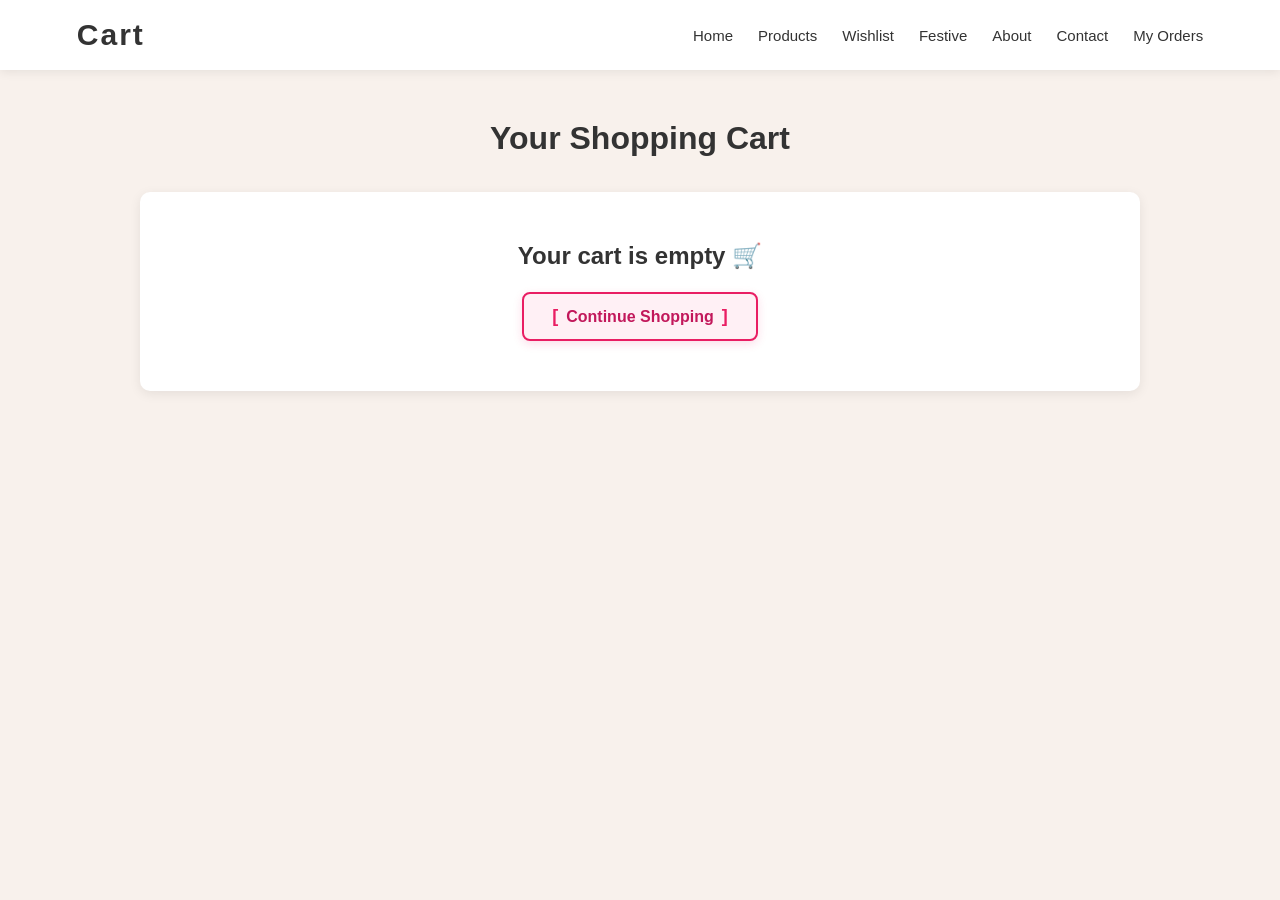
<file: cart.html>
<!DOCTYPE html>
<html lang="en">

<head>
    <meta charset="UTF-8">
    <meta name="viewport" content="width=device-width, initial-scale=1.0">

    <title>PRIYA Fancy Store - Cart</title>

    <link rel="stylesheet" href="cart.css">
    <link rel="stylesheet" href="site-theme.css">
</head>

<body>

<header>

    <div class="logo">Cart</div>

    <nav>
        <a href="index.html">Home</a>
        <a href="products.html">Products</a>
        <a href="wishlist.html">Wishlist</a>
        <a href="festive.html">Festive</a>
        <a href="about.html">About</a>
        <a href="contact.html">Contact</a>
        <a href="orders.html">My Orders</a>
    </nav>

</header>


<section class="cart-section">

    <h1>Your Shopping Cart</h1>

    <div id="cart-items"></div>

    <div class="cart-summary">

        <h2>Total: ₹<span id="cart-total">0</span></h2>

        <div class="cart-summary-actions">
            <a href="festive.html" class="continue-shopping-btn">
                <span class="bracket-char">[</span> Continue Shopping <span class="bracket-char">]</span>
            </a>

            <button id="checkout-btn">
                Proceed to Checkout
            </button>
        </div>

    </div>

</section>


<script src="cart.js"></script>

</body>
</html>
</file>
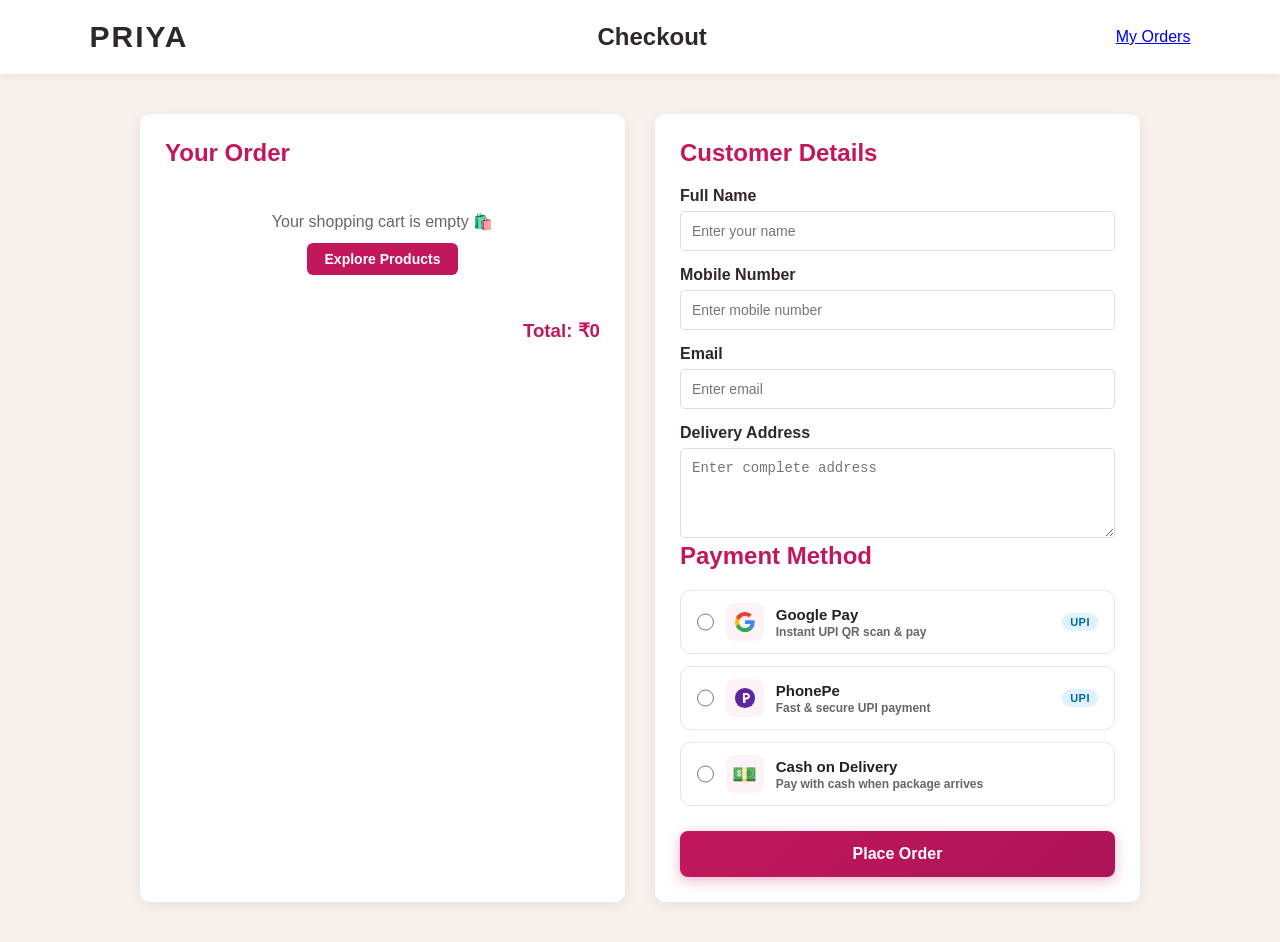
<file: checkout.html>
<!DOCTYPE html>
<html lang="en">

<head>

    <meta charset="UTF-8">

    <meta name="viewport"
          content="width=device-width, initial-scale=1.0">

    <title>PRIYA Fancy Store - Checkout</title>

    <link rel="stylesheet" href="checkout.css">
    <link rel="stylesheet" href="site-theme.css">
    <link rel="stylesheet" href="orders.css">

</head>


<body>


<header>

    <div class="logo">PRIYA</div>

    <h2>Checkout</h2>

    <nav><a href="orders.html">My Orders</a></nav>

</header>


<main class="checkout-container">


    <!-- ORDER ITEMS -->

    <section class="checkout-box">

        <h2>Your Order</h2>

        <div id="checkout-items"></div>

        <h3 class="total">
            Total: ₹<span id="checkout-total">0</span>
        </h3>

    </section>



    <!-- CUSTOMER DETAILS -->

    <section class="checkout-box">

        <h2>Customer Details</h2>


        <form id="checkout-form">


            <label>
                Full Name
            </label>

            <input
                type="text"
                id="name"
                placeholder="Enter your name"
                required
            >


            <label>
                Mobile Number
            </label>

            <input
                type="tel"
                id="phone"
                placeholder="Enter mobile number"
                required
            >


            <label>
                Email
            </label>

            <input
                type="email"
                id="email"
                placeholder="Enter email"
                required
            >


            <label>
                Delivery Address
            </label>

            <textarea
                id="address"
                placeholder="Enter complete address"
                required></textarea>


            <!-- PAYMENT -->

            <h2>Payment Method</h2>

            <div class="payment-options-grid">

                <label class="payment-card" id="card-gpay">
                    <input
                        type="radio"
                        name="payment"
                        value="GPay"
                        required
                    >
                    <div class="payment-card-content">
                        <span class="payment-icon gpay-icon">
                            <svg width="22" height="22" viewBox="0 0 24 24" fill="none" xmlns="http://www.w3.org/2000/svg">
                                <path d="M22.56 12.25c0-.78-.07-1.53-.2-2.25H12v4.26h5.92c-.26 1.37-1.04 2.53-2.21 3.31v2.77h3.57c2.08-1.92 3.28-4.74 3.28-8.09z" fill="#4285F4"/>
                                <path d="M12 23c2.97 0 5.46-.98 7.28-2.66l-3.57-2.77c-.98.66-2.23 1.06-3.71 1.06-2.86 0-5.29-1.93-6.16-4.53H2.18v2.84C3.99 20.53 7.7 23 12 23z" fill="#34A853"/>
                                <path d="M5.84 14.09c-.22-.66-.35-1.36-.35-2.09s.13-1.43.35-2.09V7.06H2.18C1.43 8.55 1 10.22 1 12s.43 3.45 1.18 4.94l2.85-2.22.81-.63z" fill="#FBBC05"/>
                                <path d="M12 5.38c1.62 0 3.06.56 4.21 1.64l3.15-3.15C17.45 2.09 14.97 1 12 1 7.7 1 3.99 3.47 2.18 7.06l3.66 2.84c.87-2.6 3.3-4.52 6.16-4.52z" fill="#EA4335"/>
                            </svg>
                        </span>
                        <div class="payment-info">
                            <strong>Google Pay</strong>
                            <small>Instant UPI QR scan & pay</small>
                        </div>
                        <span class="upi-tag">UPI</span>
                    </div>
                </label>

                <label class="payment-card" id="card-phonepe">
                    <input
                        type="radio"
                        name="payment"
                        value="PhonePe"
                    >
                    <div class="payment-card-content">
                        <span class="payment-icon phonepe-icon">
                            <svg width="22" height="22" viewBox="0 0 24 24" fill="none" xmlns="http://www.w3.org/2000/svg">
                                <circle cx="12" cy="12" r="11" fill="#5F259F"/>
                                <path d="M13.5 6.5h-3.2c-.3 0-.5.2-.5.5v10c0 .3.2.5.5.5h1.8c.3 0 .5-.2.5-.5v-3.3h.9c2.3 0 3.9-1.5 3.9-3.6s-1.6-3.6-3.9-3.6zm-.2 4.9h-1.5V8.8h1.5c1.1 0 1.9.6 1.9 1.3s-.8 1.3-1.9 1.3z" fill="#FFFFFF"/>
                            </svg>
                        </span>
                        <div class="payment-info">
                            <strong>PhonePe</strong>
                            <small>Fast & secure UPI payment</small>
                        </div>
                        <span class="upi-tag">UPI</span>
                    </div>
                </label>

                <label class="payment-card" id="card-cod">
                    <input
                        type="radio"
                        name="payment"
                        value="Cash on Delivery"
                    >
                    <div class="payment-card-content">
                        <span class="payment-icon cod-icon">💵</span>
                        <div class="payment-info">
                            <strong>Cash on Delivery</strong>
                            <small>Pay with cash when package arrives</small>
                        </div>
                    </div>
                </label>

            </div>

            <!-- UPI QR CODE SECTION -->
            <div id="upi-qr-section" class="upi-qr-section" style="display: none;">
                <div class="upi-qr-card">
                    <div class="upi-qr-header">
                        <div class="upi-badge">
                            <span class="upi-badge-pulse"></span>
                            <span id="selected-upi-app-name">Scan & Pay via UPI</span>
                        </div>
                        <span class="upi-secure-badge">🔒 100% Secure</span>
                    </div>

                    <div class="upi-amount-pill">
                        <span>Payable Amount</span>
                        <strong class="upi-amount-val">₹<span id="qr-total-amount">0</span></strong>
                    </div>

                    <div class="qr-container">
                        <button
                            type="button"
                            class="upi-qr-trigger"
                            id="upi-qr-trigger"
                            aria-label="Show UPI payment details"
                            aria-expanded="false"
                            aria-controls="upi-payment-details"
                        >
                            <img
                                src="priya-stylekart-qr.jpg"
                                alt="Priya Stylekart UPI QR Code"
                                class="upi-qr-image"
                                id="upi-qr-img"
                            >
                        </button>
                        <div class="qr-payee-banner">
                            <span>Pay to: <strong>Priya Stylekart</strong></span>
                        </div>
                    </div>

                    <div id="upi-payment-details" class="upi-payment-details" hidden>
                        <h3>Payment details</h3>
                        <p class="upi-payment-total">
                            Total to pay: <strong>₹<span id="upi-details-amount">0</span></strong>
                        </p>
                        <p>
                            In <strong id="upi-details-app-name">your UPI app</strong>, choose the
                            bank account you want to pay from, then approve the payment there.
                        </p>
                        <p class="upi-security-note">
                            Enter your UPI PIN only in your UPI app. This store will never ask for
                            or save your PIN or bank password.
                        </p>
                    </div>

                    <div class="upi-steps">
                        <div class="upi-step-item">
                            <span class="step-num">1</span>
                            <span>Open <strong id="qr-step-app-name">Google Pay</strong> or any UPI app</span>
                        </div>
                        <div class="upi-step-item">
                            <span class="step-num">2</span>
                            <span>Scan the QR code above & pay <strong>₹<span id="qr-step-amount">0</span></strong></span>
                        </div>
                        <div class="upi-step-item">
                            <span class="step-num">3</span>
                            <span>Click <strong>"Confirm & Place Order"</strong> below</span>
                        </div>
                    </div>

                    <div class="upi-utr-group">
                        <label for="upi-utr-input">
                            UPI Reference / UTR Number <small class="text-muted">(Optional)</small>
                        </label>
                        <input
                            type="text"
                            id="upi-utr-input"
                            placeholder="Enter 12-digit UTR from payment receipt"
                            maxlength="22"
                        >
                    </div>
                </div>
            </div>


            <button
                type="submit"
                id="place-order-btn"
                class="place-order">

                Place Order

            </button>


        </form>

    </section>


</main>


<!-- THANK YOU -->

<div
    id="thank-you"
    class="thank-you">

    <div class="thank-box">

        <div class="thank-check-icon">✓</div>

        <h1>🎉 Order Confirmed!</h1>

        <p class="thank-subtitle">Your order has been placed successfully.</p>

        <div class="thank-order-card">
            <div class="thank-row">
                <span>Order ID:</span>
                <strong id="thank-order-id">ORD-000000</strong>
            </div>
            <div class="thank-row">
                <span>Customer:</span>
                <span id="thank-customer-name">-</span>
            </div>
            <div class="thank-row">
                <span>Contact:</span>
                <span id="thank-customer-phone">-</span>
            </div>
            <div class="thank-row">
                <span>Delivery To:</span>
                <span id="thank-customer-address">-</span>
            </div>
            <div class="thank-row">
                <span>Payment Method:</span>
                <strong id="thank-payment-method">-</strong>
            </div>
            <div class="thank-row thank-total-row">
                <span>Total Amount:</span>
                <strong class="thank-total-highlight">₹<span id="thank-total-amount">0</span></strong>
            </div>
        </div>

        <!-- QR RECEIPT SECTION FOR UPI PAYMENTS -->
        <div id="thank-qr-section" class="thank-qr-section" style="display: none;">
            <button type="button" class="view-qr-toggle-btn" id="toggle-qr-btn" onclick="toggleThankQR()">
                📱 View Payment QR Code
            </button>
            <div id="thank-qr-drawer" class="thank-qr-drawer" style="display: none;">
                <p class="qr-drawer-title">Paid to: <strong>Priya Stylekart</strong></p>
                <img src="priya-stylekart-qr.jpg" alt="Priya Stylekart QR Receipt" class="thank-qr-thumb">
                <p class="qr-drawer-caption">UPI QR Payment to Priya Stylekart</p>
            </div>
        </div>

        <p class="thank-delivery-note">
            Thank you for shopping with <strong>PRIYA Stylekart</strong>! We are preparing your order.
        </p>

        <div class="thank-actions">
            <a href="orders.html" class="orders-btn">
                View My Orders
            </a>
            <button onclick="goHome()" class="home-btn">
                Continue Shopping
            </button>
        </div>

    </div>

</div>


<script src="store.js"></script>
<script src="checkout.js"></script>

</body>

</html>
</file>
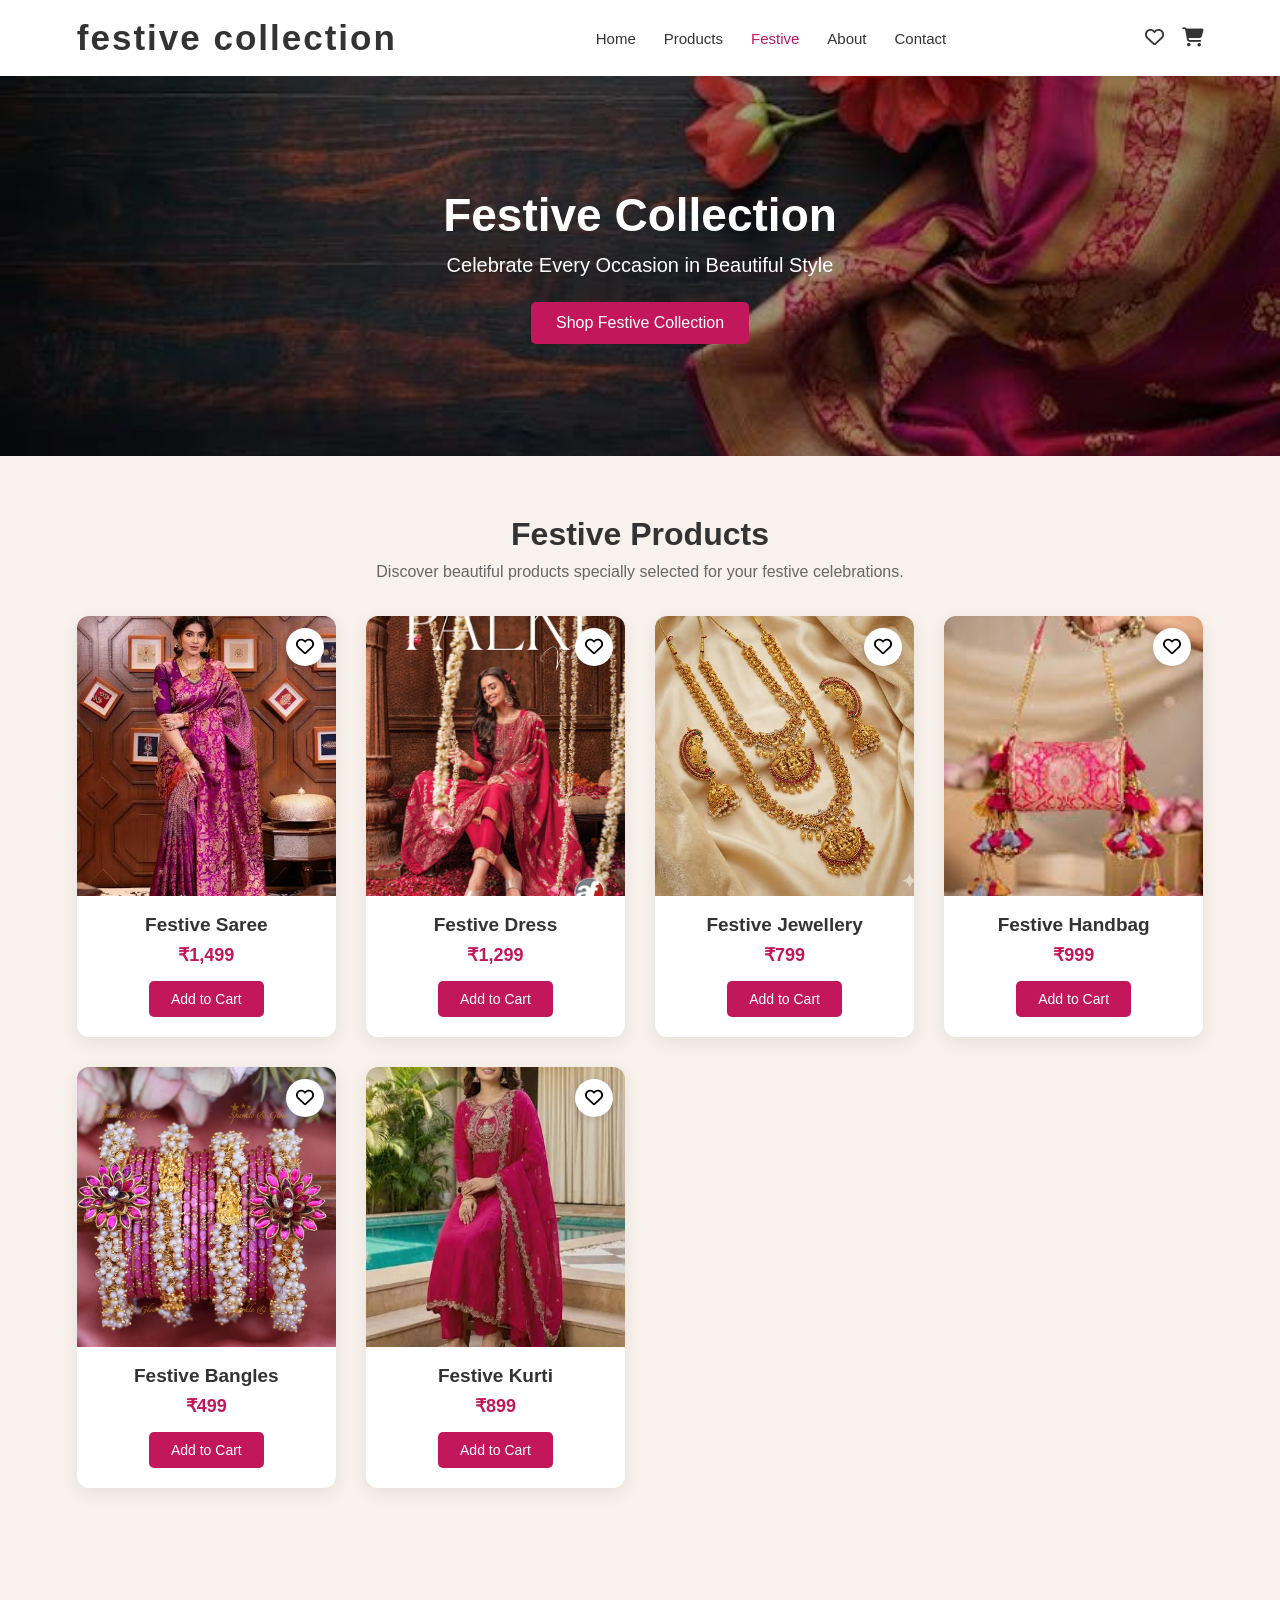
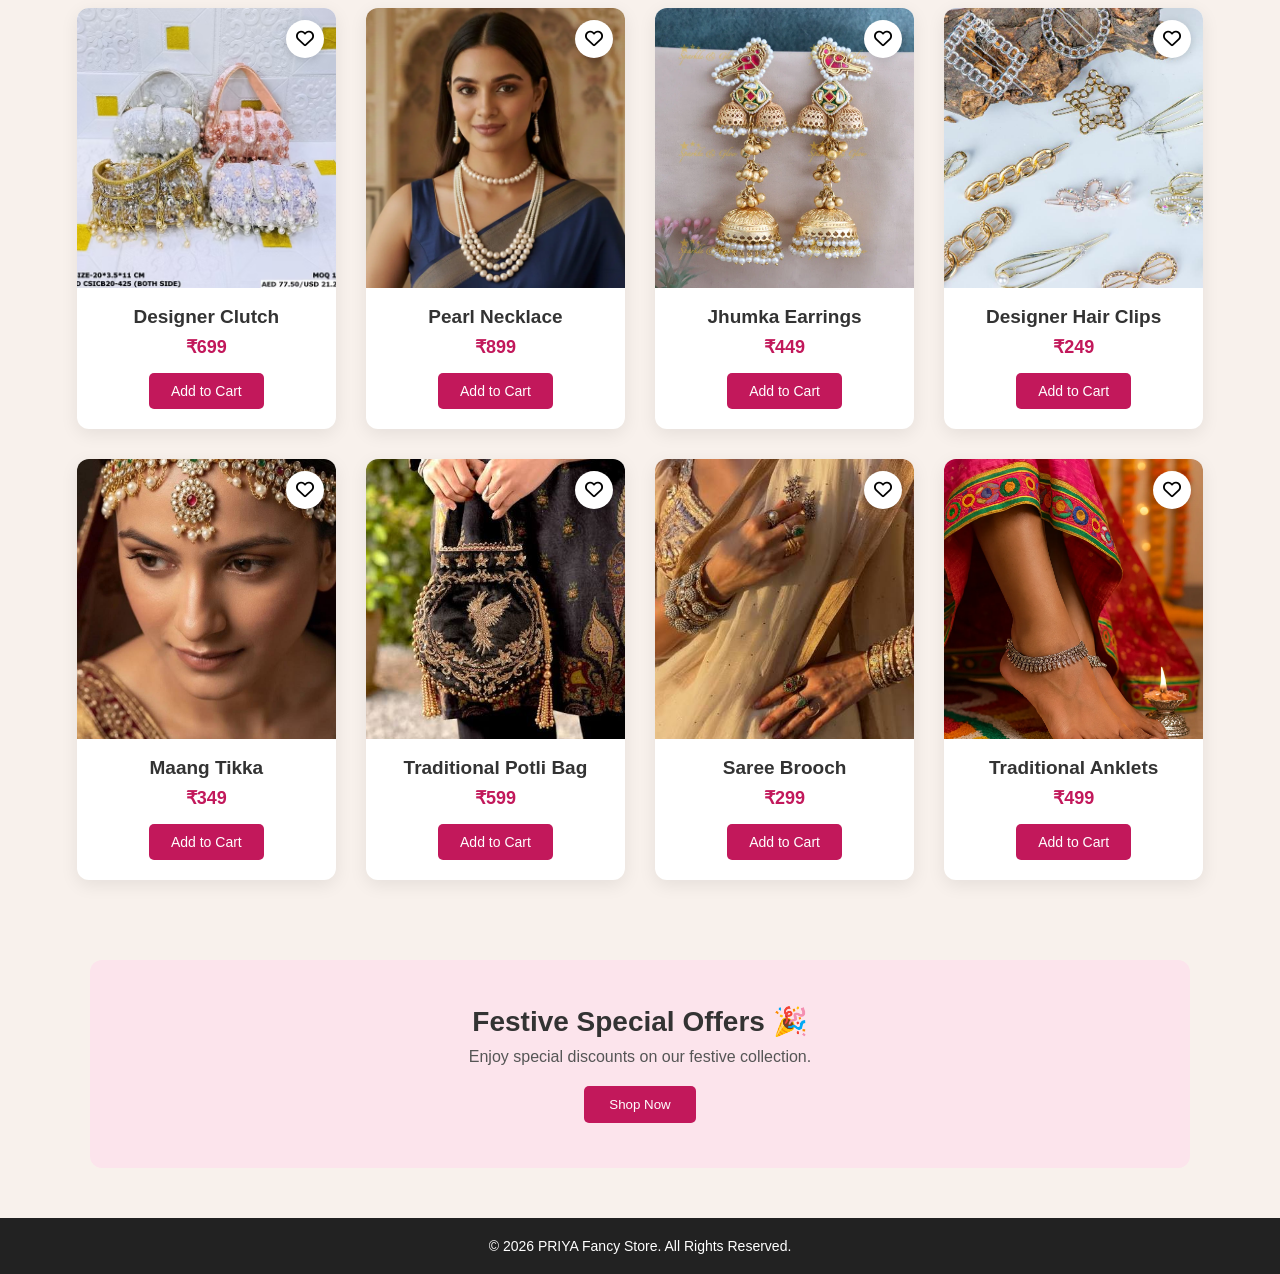
<file: festive.html>
<!DOCTYPE html>
<html lang="en">
<head>
    <meta charset="UTF-8">
    <meta name="viewport" content="width=device-width, initial-scale=1.0">
    <title>PRIYA Fancy Store - Festive Collection</title>

    <link rel="stylesheet" href="festive.css">
    <link rel="stylesheet" href="site-theme.css">

    <!-- Font Awesome for wishlist icon -->
    <link rel="stylesheet"
          href="https://cdnjs.cloudflare.com/ajax/libs/font-awesome/6.5.2/css/all.min.css">
</head>

<body>

    <!-- Header -->
    <header>
        <div class="logo">festive collection</div>

        <nav>
            <a href="index.html">Home</a>
            <a href="products.html">Products</a>
            <a href="festive.html" class="active">Festive</a>
            <a href="about.html">About</a>
            <a href="contact.html">Contact</a>
        </nav>

        <div class="header-icons">
            <a href="wishlist.html">
                <i class="fa-regular fa-heart"></i>
            </a>

            <a href="cart.html">
                <i class="fa-solid fa-cart-shopping"></i>
            </a>
        </div>
    </header>


    <!-- Festive Hero -->
    <section class="festive-hero">
        <div>
            <h1>Festive Collection</h1>
            <p>Celebrate Every Occasion in Beautiful Style</p>
            <a href="#festive-products" class="shop-btn">Shop Festive Collection</a>
        </div>
    </section>


    <!-- Festive Products -->
    <section class="products-section" id="festive-products">

        <h2>Festive Products</h2>
        <p class="section-text">
            Discover beautiful products specially selected for your festive celebrations.
        </p>

        <div class="product-grid">

            <!-- Product 1 -->
            <div class="product-card">

                <div class="product-image">
                    <img src="festive saree.jpg" alt="Festive Saree">

                    <button class="wishlist">
                        <i class="fa-regular fa-heart"></i>
                    </button>
                </div>

                <h3>Festive Saree</h3>
                <p class="price">₹1,499</p>

                <button class="cart-btn">Add to Cart</button>
            </div>


            <!-- Product 2 -->
            <div class="product-card">

                <div class="product-image">
                    <img src="festive kurthi.jpg" alt="Festive Dress">

                    <button class="wishlist">
                        <i class="fa-regular fa-heart"></i>
                    </button>
                </div>

                <h3>Festive Dress</h3>
                <p class="price">₹1,299</p>

                <button class="cart-btn">Add to Cart</button>
            </div>


            <!-- Product 3 -->
            <div class="product-card">

                <div class="product-image">
                    <img src="festive jewellery.jpg" alt="Festive Jewellery">

                    <button class="wishlist">
                        <i class="fa-regular fa-heart"></i>
                    </button>
                </div>

                <h3>Festive Jewellery</h3>
                <p class="price">₹799</p>

                <button class="cart-btn">Add to Cart</button>
            </div>


            <!-- Product 4 -->
            <div class="product-card">

                <div class="product-image">
                    <img src="festive bag1.jpg" alt="Festive Handbag">

                    <button class="wishlist">
                        <i class="fa-regular fa-heart"></i>
                    </button>
                </div>

                <h3>Festive Handbag</h3>
                <p class="price">₹999</p>

                <button class="cart-btn">Add to Cart</button>
            </div>


            <!-- Product 5 -->
            <div class="product-card">

                <div class="product-image">
                    <img src="festive bangles.jpg" alt="Festive Bangles">

                    <button class="wishlist">
                        <i class="fa-regular fa-heart"></i>
                    </button>
                </div>

                <h3>Festive Bangles</h3>
                <p class="price">₹499</p>

                <button class="cart-btn">Add to Cart</button>
            </div>


            <!-- Product 6 -->
            <div class="product-card">

                <div class="product-image">
                    <img src="festive dress.jpg" alt="Festive Kurti">

                    <button class="wishlist">
                        <i class="fa-regular fa-heart"></i>
                    </button>
                </div>

                <h3>Festive Kurti</h3>
                <p class="price">₹899</p>

                <button class="cart-btn">Add to Cart</button>
            </div>

        </div>
    </section>

   
    <section class="products-section">

        <div class="product-grid">


            <!-- PRODUCT 7 -->
            <div class="product-card">

                <div class="product-image">

                    <img src="clutches.jpg"
                         alt="Designer Clutch">

                    <button class="wishlist">
                        <i class="fa-regular fa-heart"></i>
                    </button>

                </div>

                <h3>Designer Clutch</h3>

                <p class="price">₹699</p>

                <button class="cart-btn">
                    Add to Cart
                </button>

            </div>


            <!-- PRODUCT 8 -->
            <div class="product-card">

                <div class="product-image">

                    <img src="pearl necklace.jpg"
                         alt="Pearl Necklace">

                    <button class="wishlist">
                        <i class="fa-regular fa-heart"></i>
                    </button>

                </div>

                <h3>Pearl Necklace</h3>

                <p class="price">₹899</p>

                <button class="cart-btn">
                    Add to Cart
                </button>

            </div>


            <!-- PRODUCT 9 -->
            <div class="product-card">

                <div class="product-image">

                    <img src="jhumka.jpg"
                         alt="Jhumka Earrings">

                    <button class="wishlist">
                        <i class="fa-regular fa-heart"></i>
                    </button>

                </div>

                <h3>Jhumka Earrings</h3>

                <p class="price">₹449</p>

                <button class="cart-btn">
                    Add to Cart
                </button>

            </div>


            <!-- PRODUCT 10 -->
            <div class="product-card">

                <div class="product-image">

                    <img src="hair clips.jpg"
                         alt="Hair Clips">

                    <button class="wishlist">
                        <i class="fa-regular fa-heart"></i>
                    </button>

                </div>

                <h3>Designer Hair Clips</h3>

                <p class="price">₹249</p>

                <button class="cart-btn">
                    Add to Cart
                </button>

            </div>


            <!-- PRODUCT 11 -->
            <div class="product-card">

                <div class="product-image">

                    <img src="maang tikka.jpg"
                         alt="Maang Tikka">

                    <button class="wishlist">
                        <i class="fa-regular fa-heart"></i>
                    </button>

                </div>

                <h3>Maang Tikka</h3>

                <p class="price">₹349</p>

                <button class="cart-btn">
                    Add to Cart
                </button>

            </div>


            <!-- PRODUCT 12 -->
            <div class="product-card">

                <div class="product-image">

                    <img src="potli bag.jpg"
                         alt="Potli Bag">

                    <button class="wishlist">
                        <i class="fa-regular fa-heart"></i>
                    </button>

                </div>

                <h3>Traditional Potli Bag</h3>

                <p class="price">₹599</p>

                <button class="cart-btn">
                    Add to Cart
                </button>

            </div>


            <!-- PRODUCT 13 -->
            <div class="product-card">

                <div class="product-image">
                    
                    <img src="saree brooch.jpg"
                         alt="Saree Brooch">

                    <button class="wishlist">
                        <i class="fa-regular fa-heart"></i>
                    </button>

                </div>

                <h3>Saree Brooch</h3>

                <p class="price">₹299</p>

                <button class="cart-btn">
                    Add to Cart
                </button>

            </div>


            <!-- PRODUCT 14 -->
            <div class="product-card">

                <div class="product-image">

                    <img src="anklets.jpg"
                         alt="Traditional Anklets">

                    <button class="wishlist">
                        <i class="fa-regular fa-heart"></i>
                    </button>

                </div>

                <h3>Traditional Anklets</h3>

                <p class="price">₹499</p>

                <button class="cart-btn">
                    Add to Cart
                </button>

            </div>


        </div>

    </section>



    <!-- Offer Section -->
    <section class="festive-offer">

        <h2>Festive Special Offers 🎉</h2>

        <p>
            Enjoy special discounts on our festive collection.
        </p>

        <button>Shop Now</button>

    </section>


    <!-- Footer -->
    <footer>
        <p>© 2026 PRIYA Fancy Store. All Rights Reserved.</p>
    </footer>
<script src="festive.js"></script>
</body>
</html>
</file>
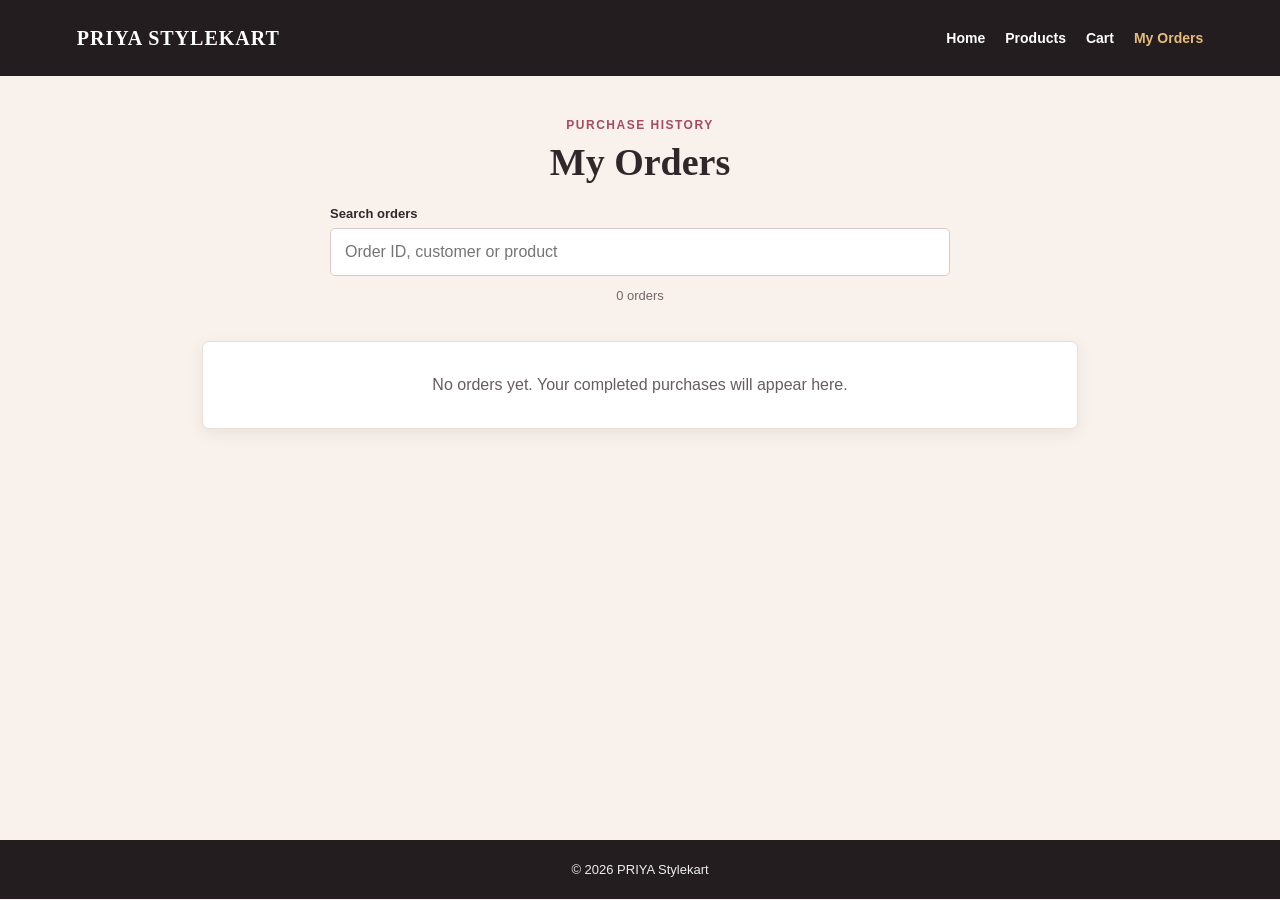
<file: orders.html>
<!DOCTYPE html>
<html lang="en">
<head>
    <meta charset="UTF-8">
    <meta name="viewport" content="width=device-width, initial-scale=1.0">
    <title>My Orders | PRIYA Stylekart</title>
    <link rel="stylesheet" href="orders.css">
    <link rel="stylesheet" href="site-theme.css">
</head>
<body>
    <header class="orders-header">
        <a class="orders-brand" href="index.html">PRIYA STYLEKART</a>
        <nav aria-label="Main navigation">
            <a href="index.html">Home</a>
            <a href="products.html">Products</a>
            <a href="cart.html">Cart</a>
            <a href="orders.html" class="active" aria-current="page">My Orders</a>
        </nav>
    </header>

    <main class="orders-main">
        <section class="orders-intro">
            <p>Purchase history</p>
            <h1>My Orders</h1>
            <label class="orders-search">
                <span>Search orders</span>
                <input id="order-search" type="search" placeholder="Order ID, customer or product" autocomplete="off">
            </label>
            <p id="orders-count" class="orders-count" aria-live="polite"></p>
        </section>

        <section id="orders-list" class="orders-list" aria-label="Your orders"></section>
    </main>

    <footer class="orders-footer">© 2026 PRIYA Stylekart</footer>

    <script src="store.js"></script>
    <script>
        const ordersList = document.querySelector('#orders-list');
        const ordersSearch = document.querySelector('#order-search');
        const ordersCount = document.querySelector('#orders-count');

        function productRating(productName, reviews) {
            const matching = reviews.filter(review =>
                review.product && review.product.toLowerCase() === productName.toLowerCase()
            );
            if (!matching.length) return null;
            const average = matching.reduce((sum, review) => sum + Number(review.rating || 0), 0) / matching.length;
            return { average, count: matching.length };
        }

        function addText(parent, tagName, className, text) {
            const element = document.createElement(tagName);
            if (className) element.className = className;
            element.textContent = text;
            parent.append(element);
            return element;
        }

        function renderOrders() {
            const query = ordersSearch.value.trim().toLowerCase();
            const orders = StylekartStore.readOrders();
            const reviews = StylekartStore.readReviews();
            const filtered = orders.filter(order => {
                const searchable = [
                    order.orderId,
                    order.status,
                    order.customerName,
                    order.customer && order.customer.name,
                    ...(order.items || []).map(item => item.name)
                ].filter(Boolean).join(' ').toLowerCase();
                return searchable.includes(query);
            });

            ordersList.replaceChildren();
            ordersCount.textContent = `${filtered.length} ${filtered.length === 1 ? 'order' : 'orders'}`;

            if (!filtered.length) {
                const empty = document.createElement('div');
                empty.className = 'orders-empty';
                empty.textContent = orders.length
                    ? 'No orders match your search.'
                    : 'No orders yet. Your completed purchases will appear here.';
                ordersList.append(empty);
                return;
            }

            filtered.forEach(order => {
                const card = document.createElement('article');
                card.className = 'order-card';

                const header = document.createElement('div');
                header.className = 'order-card-header';
                const identity = document.createElement('div');
                addText(identity, 'h2', '', order.orderId || 'Order');
                addText(identity, 'p', 'order-date', order.createdAt
                    ? new Date(order.createdAt).toLocaleString()
                    : (order.orderDate || 'Date unavailable'));
                const status = document.createElement('span');
                status.className = 'order-status';
                status.textContent = order.status || 'Order placed';
                header.append(identity, status);

                const items = document.createElement('div');
                items.className = 'ordered-products';
                (order.items || []).forEach(item => {
                    const row = document.createElement('div');
                    row.className = 'ordered-product';
                    if (item.image) {
                        const image = document.createElement('img');
                        image.src = item.image;
                        image.alt = item.name || 'Ordered product';
                        image.loading = 'lazy';
                        row.append(image);
                    }

                    const details = document.createElement('div');
                    details.className = 'ordered-product-details';
                    addText(details, 'h3', '', item.name || 'Product');
                    addText(details, 'p', 'ordered-quantity', `Quantity: ${item.quantity || 1}`);
                    const rating = productRating(item.name || '', reviews);
                    const ratingLine = document.createElement('p');
                    ratingLine.className = rating ? 'product-rating' : 'product-rating unrated';
                    if (rating) {
                        const stars = document.createElement('span');
                        stars.className = 'stars';
                        stars.textContent = `${'★'.repeat(Math.round(rating.average))}${'☆'.repeat(5 - Math.round(rating.average))}`;
                        ratingLine.append(stars, document.createTextNode(` ${rating.average.toFixed(1)} / 5 (${rating.count} ${rating.count === 1 ? 'rating' : 'ratings'})`));
                    } else {
                        ratingLine.textContent = 'Not rated yet';
                    }
                    details.append(ratingLine);
                    addText(details, 'p', 'ordered-price', `₹${(Number(item.price) * Number(item.quantity || 1)).toLocaleString('en-IN')}`);
                    row.append(details);
                    items.append(row);
                });

                const footer = document.createElement('div');
                footer.className = 'order-card-footer';
                addText(footer, 'span', '', `Payment: ${(order.customer && order.customer.paymentMethod) || order.paymentMethod || 'Not specified'}`);
                const totalValue = typeof order.total === 'number' ? order.total : Number(String(order.total || 0).replace(/[^0-9.]/g, ''));
                addText(footer, 'strong', '', `Total: ₹${totalValue.toLocaleString('en-IN')}`);

                card.append(header, items, footer);
                ordersList.append(card);
            });
        }

        ordersSearch.addEventListener('input', renderOrders);
        renderOrders();
    </script>
</body>
</html>
</file>
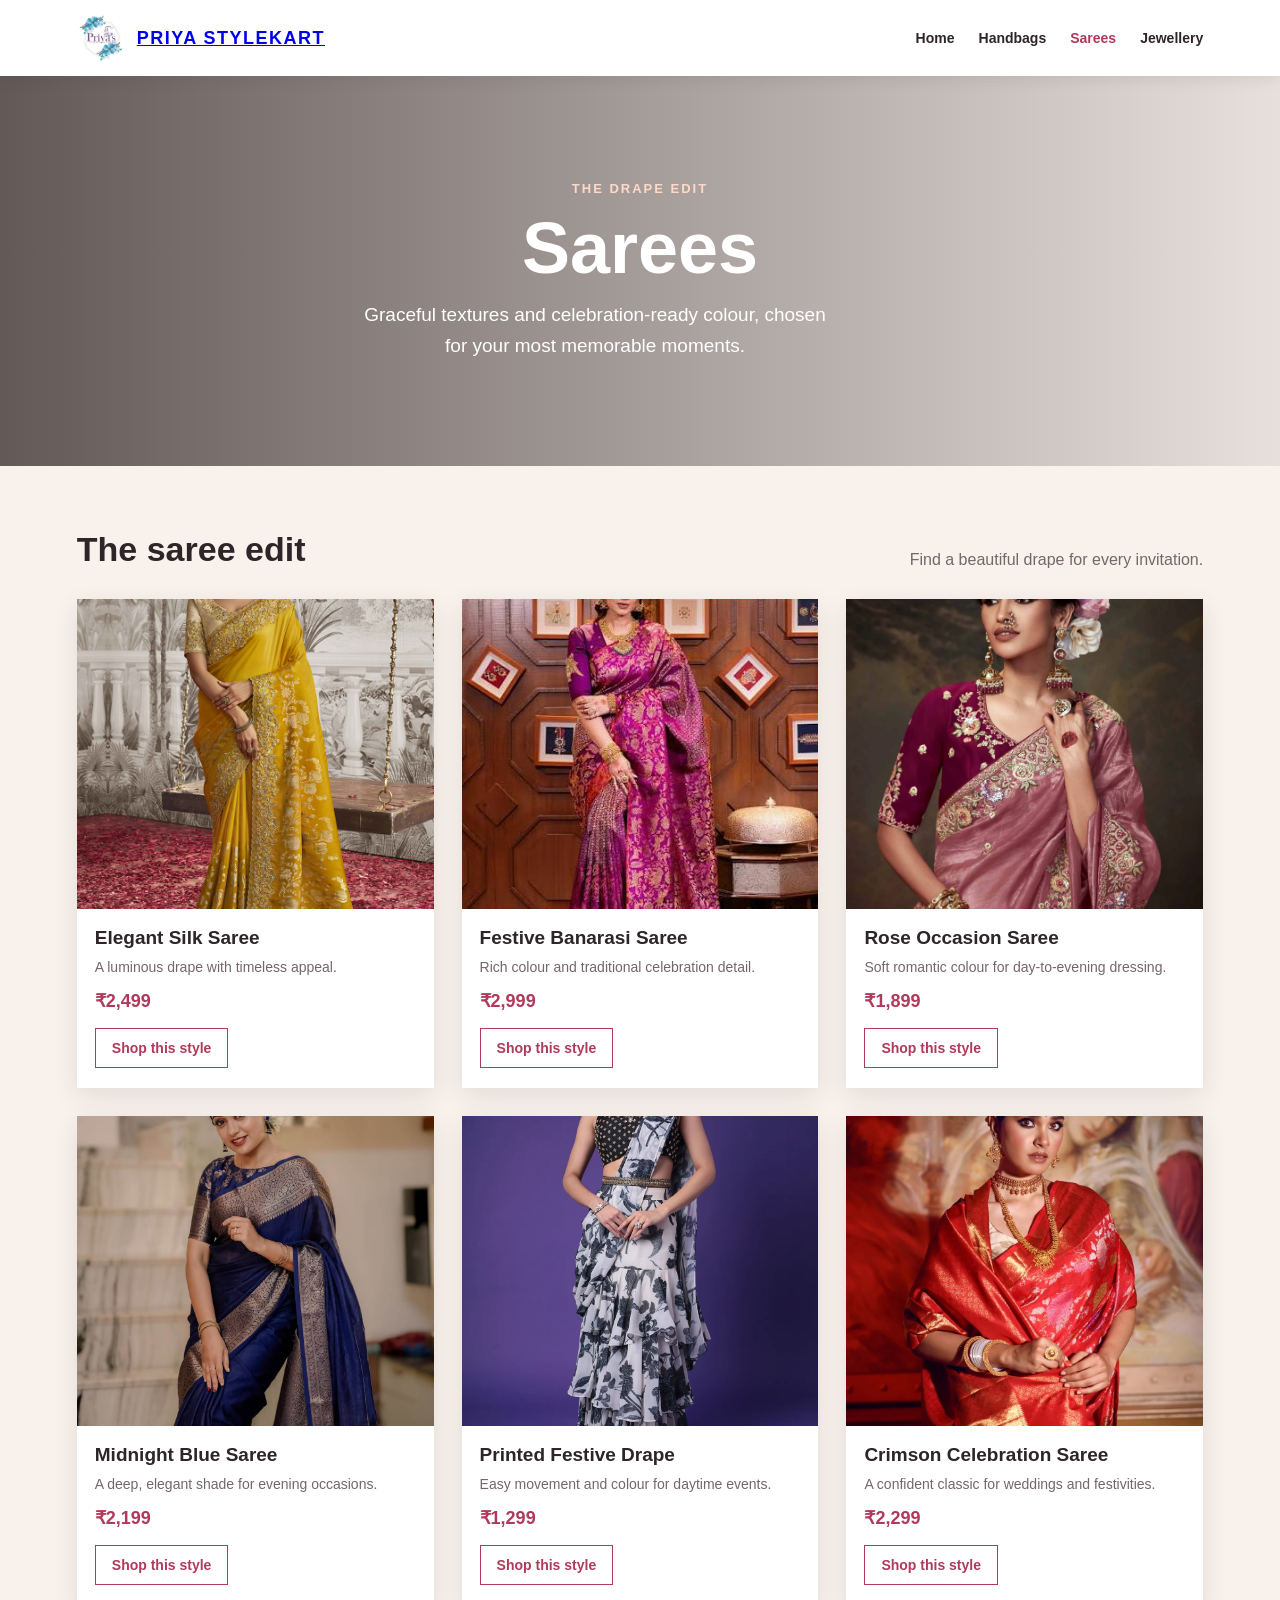
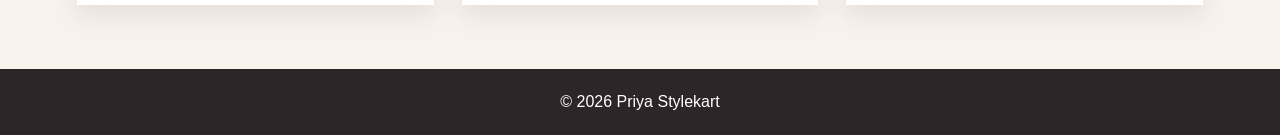
<file: sarees.html>
<!DOCTYPE html>
<html lang="en">
<head>
    <meta charset="UTF-8">
    <meta name="viewport" content="width=device-width, initial-scale=1.0">
    <title>Sarees | Priya Stylekart</title>
    <link rel="stylesheet" href="category.css">
    <link rel="stylesheet" href="site-theme.css">
</head>
<body>
<header class="site-header">
    <a class="brand" href="index.html"><img src="fancy store logo.jpg" alt="Priya Stylekart logo"><strong>PRIYA STYLEKART</strong></a>
    <nav class="site-nav" aria-label="Main navigation">
        <a href="index.html">Home</a>
        <a href="bags.html">Handbags</a>
        <a href="sarees.html" class="active">Sarees</a>
        <a href="jewellery.html">Jewellery</a>
    </nav>
</header>
<main>
    <section class="category-hero sarees-hero">
        <div class="category-hero-content">
            <p>The drape edit</p>
            <h1>Sarees</h1>
            <p class="intro">Graceful textures and celebration-ready colour, chosen for your most memorable moments.</p>
        </div>
    </section>
    <section class="collection" aria-labelledby="sarees-title">
        <div class="collection-heading"><h2 id="sarees-title">The saree edit</h2><p>Find a beautiful drape for every invitation.</p></div>
        <div class="product-grid">
            <article class="product-card"><img src="elegant saree.jpg" alt="Elegant saree"><h3>Elegant Silk Saree</h3><p class="description">A luminous drape with timeless appeal.</p><p class="price">₹2,499</p><a class="shop-link" href="festive.html">Shop this style</a></article>
            <article class="product-card"><img src="festive saree.jpg" alt="Festive saree"><h3>Festive Banarasi Saree</h3><p class="description">Rich colour and traditional celebration detail.</p><p class="price">₹2,999</p><a class="shop-link" href="festive.html">Shop this style</a></article>
            <article class="product-card"><img src="rose ocassion saree.jpg" alt="Pink saree on a model"><h3>Rose Occasion Saree</h3><p class="description">Soft romantic colour for day-to-evening dressing.</p><p class="price">₹1,899</p><a class="shop-link" href="festive.html">Shop this style</a></article>
            <article class="product-card"><img src="mid night blue saree.jpg" alt="Blue traditional saree"><h3>Midnight Blue Saree</h3><p class="description">A deep, elegant shade for evening occasions.</p><p class="price">₹2,199</p><a class="shop-link" href="festive.html">Shop this style</a></article>
            <article class="product-card"><img src="printed festive draped.jpg" alt="Printed festive textile"><h3>Printed Festive Drape</h3><p class="description">Easy movement and colour for daytime events.</p><p class="price">₹1,299</p><a class="shop-link" href="festive.html">Shop this style</a></article>
            <article class="product-card"><img src="crimson celebration saree.jpg" alt="Red saree fabric"><h3>Crimson Celebration Saree</h3><p class="description">A confident classic for weddings and festivities.</p><p class="price">₹2,299</p><a class="shop-link" href="festive.html">Shop this style</a></article>
        </div>
    </section>
</main>
<footer class="site-footer"><p>© 2026 Priya Stylekart</p></footer>
</body>
</html>
</file>
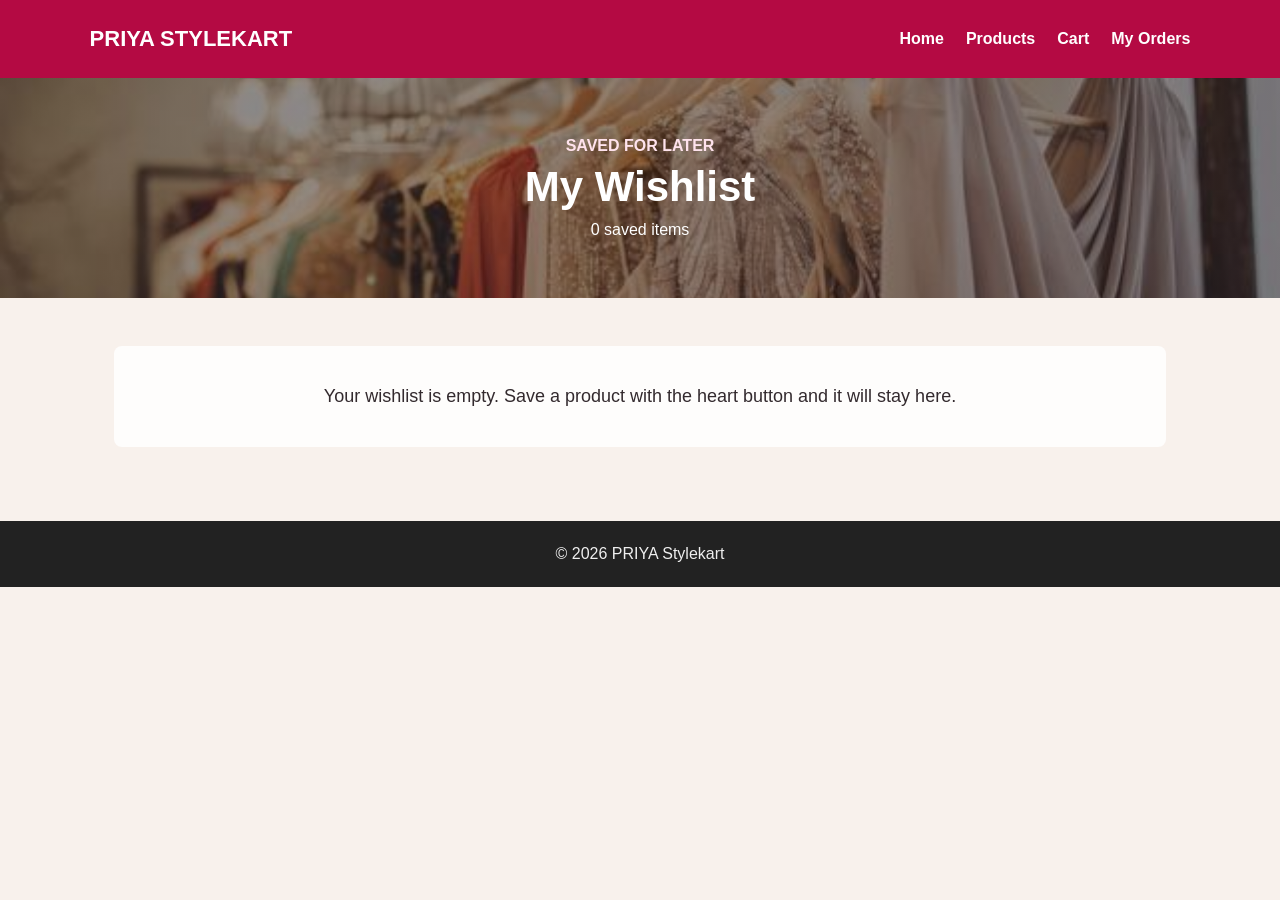
<file: wishlist.html>
<!DOCTYPE html>
<html lang="en">
<head>
    <meta charset="UTF-8">
    <meta name="viewport" content="width=device-width, initial-scale=1.0">
    <title>Wishlist | PRIYA Stylekart</title>
    <link rel="stylesheet" href="wishlist-page.css">
    <link rel="stylesheet" href="site-theme.css">
</head>
<body>
    <header class="site-header">
        <a class="brand" href="index.html">PRIYA STYLEKART</a>
        <nav aria-label="Main navigation">
            <a href="index.html">Home</a>
            <a href="products.html">Products</a>
            <a href="cart.html">Cart</a>
            <a href="orders.html">My Orders</a>
        </nav>
    </header>

    <main>
        <section class="page-heading">
            <p>Saved for later</p>
            <h1>My Wishlist</h1>
            <span id="wishlist-count" aria-live="polite"></span>
        </section>
        <section id="wishlist-items" class="wishlist-grid" aria-label="Saved products"></section>
    </main>

    <footer>© 2026 PRIYA Stylekart</footer>

    <script src="store.js"></script>
    <script>
        const list = document.querySelector('#wishlist-items');
        const count = document.querySelector('#wishlist-count');

        function renderWishlist() {
            const items = StylekartStore.readWishlist();
            list.replaceChildren();
            count.textContent = `${items.length} saved ${items.length === 1 ? 'item' : 'items'}`;

            if (!items.length) {
                const empty = document.createElement('p');
                empty.className = 'empty-state';
                empty.textContent = 'Your wishlist is empty. Save a product with the heart button and it will stay here.';
                list.append(empty);
                return;
            }

            items.forEach((item, index) => {
                const card = document.createElement('article');
                card.className = 'wishlist-card';

                const image = document.createElement('img');
                image.src = item.image;
                image.alt = item.name;
                image.loading = 'lazy';

                const details = document.createElement('div');
                details.className = 'product-details';
                const title = document.createElement('h2');
                title.textContent = item.name;
                const price = document.createElement('p');
                price.className = 'price';
                price.textContent = `₹${Number(item.price).toLocaleString('en-IN')}`;

                const actions = document.createElement('div');
                actions.className = 'product-actions';
                const addButton = document.createElement('button');
                addButton.type = 'button';
                addButton.textContent = 'Add to Cart';
                addButton.addEventListener('click', () => {
                    const cart = StylekartStore.readCart();
                    const existing = cart.find(cartItem => cartItem.name === item.name);
                    if (existing) {
                        existing.quantity = (existing.quantity || 1) + 1;
                    } else {
                        cart.push({ ...item, quantity: 1 });
                    }
                    StylekartStore.saveCart(cart);
                    window.location.href = 'cart.html';
                });

                const removeButton = document.createElement('button');
                removeButton.type = 'button';
                removeButton.className = 'remove-button';
                removeButton.textContent = 'Remove';
                removeButton.addEventListener('click', () => {
                    const updated = StylekartStore.readWishlist();
                    updated.splice(index, 1);
                    StylekartStore.saveWishlist(updated);
                    renderWishlist();
                });

                actions.append(addButton, removeButton);
                details.append(title, price, actions);
                card.append(image, details);
                list.append(card);
            });
        }

        renderWishlist();
    </script>
</body>
</html>
</file>
<file: cart.css>
* {
    margin: 0;
    padding: 0;
    box-sizing: border-box;
}

body {
    font-family: Arial, sans-serif;
    background: #fff8f5;
    color: #333;
}


/* HEADER */

header {
    width: 100%;
    padding: 18px 6%;
    background: white;

    display: flex;
    align-items: center;
    justify-content: space-between;

    box-shadow: 0 2px 10px rgba(0,0,0,0.08);
}

.logo {
    font-size: 30px;
    font-weight: bold;
    letter-spacing: 2px;
}

nav {
    display: flex;
    gap: 25px;
}

nav a {
    text-decoration: none;
    color: #333;
    font-size: 15px;
}

nav a:hover {
    color: #c2185b;
}


/* CART */

.cart-section {
    width: 85%;
    max-width: 1000px;
    margin: 50px auto;
}

.cart-section h1 {
    text-align: center;
    margin-bottom: 35px;
    font-size: 32px;
}


.cart-item {
    background: white;
    margin-bottom: 20px;
    padding: 20px;

    border-radius: 10px;

    display: flex;
    align-items: center;
    gap: 20px;

    box-shadow: 0 3px 12px rgba(0,0,0,0.08);
}

.cart-item img {
    width: 100px;
    height: 100px;
    object-fit: cover;
    border-radius: 8px;
}

.cart-info {
    flex: 1;
}

.cart-info h3 {
    margin-bottom: 8px;
}

.cart-info p {
    color: #c2185b;
    font-weight: bold;
}

.quantity {
    display: flex;
    align-items: center;
    gap: 10px;
}

.quantity button {
    width: 30px;
    height: 30px;

    border: none;
    background: #c2185b;
    color: white;

    cursor: pointer;
    border-radius: 4px;
}

.remove-btn {
    border: none;
    background: #333;
    color: white;

    padding: 8px 12px;

    border-radius: 5px;
    cursor: pointer;
}

.remove-btn:hover {
    background: #c2185b;
}


/* SUMMARY */

.cart-summary {
    background: white;
    padding: 25px;

    margin-top: 30px;

    text-align: right;

    border-radius: 10px;
}

.cart-summary h2 {
    margin-bottom: 20px;
}

#checkout-btn {
    border: none;

    padding: 13px 25px;

    background: #c2185b;
    color: white;

    border-radius: 5px;

    font-size: 16px;
    cursor: pointer;
}

#checkout-btn:hover {
    background: #9c1248;
}


/* EMPTY CART & CONTINUE SHOPPING */

.empty-cart {
    background: white;
    padding: 50px 30px;
    border-radius: 10px;
    text-align: center;
    box-shadow: 0 3px 12px rgba(0,0,0,0.08);
}

.empty-cart h2 {
    font-size: 24px;
    margin-bottom: 22px;
    color: #333;
}

/* CONTINUE SHOPPING (PINK SQUARE ROUND BRACKET) */

.continue-shopping-btn,
.continue-btn {
    display: inline-flex;
    align-items: center;
    justify-content: center;
    gap: 8px;
    padding: 12px 28px;

    background: #fff0f5;
    color: #c2185b;

    /* Pink square-round border (frame/bracket) */
    border: 2px solid #e91e63;
    border-radius: 8px; /* Square with rounded corners */

    font-size: 16px;
    font-weight: 600;
    text-decoration: none;
    cursor: pointer;

    box-shadow: 0 3px 10px rgba(233, 30, 99, 0.15);
    transition: all 0.3s ease;
}

.continue-shopping-btn:hover,
.continue-btn:hover {
    background: #e91e63;
    color: white;
    border-color: #c2185b;
    transform: translateY(-2px);
    box-shadow: 0 6px 18px rgba(233, 30, 99, 0.28);
}

.continue-shopping-btn .bracket-char,
.continue-btn .bracket-char {
    color: #e91e63;
    font-size: 18px;
    font-weight: 700;
    transition: color 0.3s ease;
}

.continue-shopping-btn:hover .bracket-char,
.continue-btn:hover .bracket-char {
    color: white;
}

.cart-summary-actions {
    display: flex;
    justify-content: flex-end;
    align-items: center;
    gap: 15px;
    flex-wrap: wrap;
}


/* MOBILE */

@media(max-width:600px) {

    header {
        flex-direction: column;
        gap: 15px;
    }

    nav {
        flex-wrap: wrap;
        justify-content: center;
    }

    .cart-item {
        flex-direction: column;
        text-align: center;
    }

    .cart-summary-actions {
        flex-direction: column;
        width: 100%;
    }

    .cart-summary-actions .continue-shopping-btn,
    .cart-summary-actions #checkout-btn {
        width: 100%;
        text-align: center;
    }

}
</file>
<file: site-theme.css>
html,
body {
    background-color: #f8f1ec;
}

.about-hero,
.contact-hero,
.category-hero,
.festive-hero,
.jewellery-hero {
    text-align: center;
}

.about-hero,
.contact-hero,
.category-hero {
    justify-content: center;
}

.about-hero .hero-content,
.contact-hero .hero-content,
.category-hero-content {
    width: min(100%, 900px);
    margin-inline: auto;
    text-align: center;
}

.heading,
.about-hero h1,
.about-hero h2,
.contact-hero h1,
.contact-hero h2,
.category-hero h1,
.festive-hero h1,
.jewellery-hero h1,
.cart-section > h1 {
    text-align: center;
}
</file>
<file: checkout.css>
* {
    margin: 0;
    padding: 0;
    box-sizing: border-box;
}


body {
    font-family: Arial, sans-serif;
    background: #fff8f5;
    color: #333;
}


/* HEADER */

header {
    background: white;

    padding: 20px 7%;

    display: flex;
    align-items: center;
    justify-content: space-between;

    box-shadow: 0 2px 10px rgba(0,0,0,0.08);
}


.logo {
    font-size: 30px;
    font-weight: bold;
    letter-spacing: 2px;
}


/* CONTAINER */

.checkout-container {

    width: 90%;
    max-width: 1000px;

    margin: 40px auto;

    display: grid;

    grid-template-columns: 1fr 1fr;

    gap: 30px;
}


.checkout-box {

    background: white;

    padding: 25px;

    border-radius: 10px;

    box-shadow: 0 3px 15px rgba(0,0,0,0.08);
}


.checkout-box h2 {

    margin-bottom: 20px;

    color: #c2185b;
}


/* ITEMS */

.checkout-item {

    display: flex;

    justify-content: space-between;

    margin-bottom: 15px;

    padding-bottom: 12px;

    border-bottom: 1px solid #eee;
}


.total {

    text-align: right;

    margin-top: 20px;

    color: #c2185b;
}


/* FORM */

label {

    display: block;

    margin-top: 15px;

    margin-bottom: 6px;

    font-weight: bold;
}


input,
textarea {

    width: 100%;

    padding: 11px;

    border: 1px solid #ddd;

    border-radius: 5px;

    font-size: 14px;
}


textarea {

    height: 90px;

    resize: vertical;
}


/* PAYMENT */

.payment-options-grid {
    margin-top: 15px;
    display: flex;
    flex-direction: column;
    gap: 12px;
}

.payment-card {
    display: flex;
    align-items: center;
    border: 1.5px solid #e5e7eb;
    border-radius: 10px;
    padding: 12px 16px;
    background: #ffffff;
    cursor: pointer;
    transition: all 0.25s ease;
    margin-top: 0;
    margin-bottom: 0;
}

.payment-card:hover {
    border-color: #c2185b;
    background: #fffbfa;
    transform: translateY(-1px);
    box-shadow: 0 4px 12px rgba(194, 24, 91, 0.08);
}

.payment-card.selected {
    border-color: #c2185b;
    background: #fff5f8;
    box-shadow: 0 4px 14px rgba(194, 24, 91, 0.14);
}

.payment-card input[type="radio"] {
    width: 18px;
    height: 18px;
    accent-color: #c2185b;
    margin-right: 12px;
    cursor: pointer;
}

.payment-card-content {
    display: flex;
    align-items: center;
    gap: 12px;
    width: 100%;
}

.payment-icon {
    display: flex;
    align-items: center;
    justify-content: center;
    width: 38px;
    height: 38px;
    border-radius: 8px;
    background: #fdf2f7;
    flex-shrink: 0;
    font-size: 20px;
}

.payment-info {
    display: flex;
    flex-direction: column;
    gap: 2px;
}

.payment-info strong {
    font-size: 15px;
    color: #222;
}

.payment-info small {
    font-size: 12px;
    color: #666;
}

.upi-tag {
    margin-left: auto;
    font-size: 11px;
    font-weight: 700;
    letter-spacing: 0.5px;
    padding: 3px 8px;
    border-radius: 12px;
    background: #e0f2fe;
    color: #0369a1;
}

/* UPI QR CODE SECTION */

.upi-qr-section {
    margin-top: 18px;
    animation: qrFadeSlide 0.35s ease-out;
}

@keyframes qrFadeSlide {
    from {
        opacity: 0;
        transform: translateY(-8px);
    }
    to {
        opacity: 1;
        transform: translateY(0);
    }
}

.upi-qr-card {
    background: linear-gradient(145deg, #ffffff 0%, #fff7fa 100%);
    border: 2px solid #f8bbd0;
    border-radius: 14px;
    padding: 20px;
    box-shadow: 0 8px 24px rgba(194, 24, 91, 0.08);
}

.upi-qr-header {
    display: flex;
    align-items: center;
    justify-content: space-between;
    margin-bottom: 14px;
}

.upi-badge {
    display: inline-flex;
    align-items: center;
    gap: 8px;
    font-weight: 700;
    color: #c2185b;
    font-size: 15px;
}

.upi-badge-pulse {
    width: 9px;
    height: 9px;
    background: #10b981;
    border-radius: 50%;
    box-shadow: 0 0 0 3px rgba(16, 185, 129, 0.25);
}

.upi-secure-badge {
    font-size: 12px;
    font-weight: 600;
    color: #047857;
    background: #d1fae5;
    padding: 4px 10px;
    border-radius: 20px;
}

.upi-amount-pill {
    display: flex;
    align-items: center;
    justify-content: space-between;
    background: #fff0f5;
    border: 1px dashed #f48fb1;
    border-radius: 10px;
    padding: 12px 16px;
    margin-bottom: 16px;
}

.upi-amount-pill span {
    font-size: 14px;
    color: #555;
    font-weight: 600;
}

.upi-amount-val {
    font-size: 22px;
    color: #c2185b;
    font-weight: 800;
}

.qr-container {
    text-align: center;
    background: #ffffff;
    border: 1px solid #fce4ec;
    border-radius: 12px;
    padding: 16px;
    box-shadow: 0 4px 16px rgba(0,0,0,0.05);
    margin-bottom: 16px;
}

.upi-qr-trigger {
    display: block;
    width: min(100%, 250px);
    margin: 0 auto;
    padding: 0;
    border: 0;
    border-radius: 10px;
    background: transparent;
    cursor: pointer;
}

.upi-qr-trigger:focus-visible {
    outline: 3px solid #c2185b;
    outline-offset: 4px;
}

.upi-qr-image {
    max-width: 100%;
    width: 100%;
    height: auto;
    border-radius: 10px;
    display: block;
    margin: 0 auto;
    box-shadow: 0 4px 14px rgba(194, 24, 91, 0.12);
    transition: transform 0.25s ease;
}

.upi-qr-image:hover {
    transform: scale(1.02);
}

.upi-payment-details {
    margin: 0 0 16px;
    padding: 14px 16px;
    border: 1px solid #f8bbd0;
    border-radius: 10px;
    background: #ffffff;
    color: #444;
    font-size: 13px;
    line-height: 1.5;
}

.upi-payment-details h3 {
    margin: 0 0 8px;
    color: #c2185b;
    font-size: 16px;
}

.upi-payment-details p {
    margin: 8px 0 0;
}

.upi-payment-details .upi-payment-total {
    display: flex;
    justify-content: space-between;
    font-size: 15px;
}

.upi-payment-total strong {
    color: #c2185b;
}

.upi-payment-details .upi-security-note {
    color: #047857;
    font-weight: 600;
}

.qr-payee-banner {
    margin-top: 12px;
    font-size: 13px;
    color: #444;
    background: #faf4f7;
    padding: 6px 12px;
    border-radius: 6px;
    display: inline-block;
}

.upi-steps {
    display: flex;
    flex-direction: column;
    gap: 9px;
    margin-bottom: 16px;
    background: #ffffff;
    padding: 12px 14px;
    border-radius: 10px;
    border: 1px solid #f0f0f0;
}

.upi-step-item {
    display: flex;
    align-items: center;
    gap: 10px;
    font-size: 13px;
    color: #333;
}

.step-num {
    width: 22px;
    height: 22px;
    border-radius: 50%;
    background: #c2185b;
    color: #ffffff;
    display: inline-flex;
    align-items: center;
    justify-content: center;
    font-size: 11px;
    font-weight: bold;
    flex-shrink: 0;
}

.upi-utr-group {
    margin-top: 6px;
}

.upi-utr-group label {
    margin-top: 0;
    margin-bottom: 6px;
    font-size: 13px;
    font-weight: 600;
    color: #444;
}

.text-muted {
    font-weight: normal;
    color: #888;
}

.upi-utr-group input {
    background: #ffffff;
    border: 1.5px solid #e2e8f0;
    border-radius: 8px;
    padding: 10px 14px;
    font-size: 13px;
}

.upi-utr-group input:focus {
    border-color: #c2185b;
    outline: none;
    box-shadow: 0 0 0 3px rgba(194, 24, 91, 0.12);
}

/* PLACE ORDER */

.place-order {
    width: 100%;
    margin-top: 25px;
    padding: 14px;
    border: none;
    background: linear-gradient(135deg, #c2185b 0%, #ad1457 100%);
    color: white;
    border-radius: 8px;
    font-size: 16px;
    font-weight: 700;
    cursor: pointer;
    box-shadow: 0 4px 14px rgba(194, 24, 91, 0.3);
    transition: all 0.25s ease;
}

.place-order:hover {
    background: linear-gradient(135deg, #ad1457 0%, #880e4f 100%);
    box-shadow: 0 6px 18px rgba(194, 24, 91, 0.4);
    transform: translateY(-1px);
}

.place-order:active {
    transform: translateY(0);
}

/* THANK YOU MODAL */

.thank-you {
    display: none;
    position: fixed;
    inset: 0;
    background: rgba(0, 0, 0, 0.65);
    backdrop-filter: blur(4px);
    align-items: center;
    justify-content: center;
    z-index: 9999;
    padding: 20px;
}

.thank-box {
    background: white;
    padding: 35px 30px;
    border-radius: 16px;
    text-align: center;
    width: 100%;
    max-width: 520px;
    max-height: 90vh;
    overflow-y: auto;
    box-shadow: 0 16px 40px rgba(0, 0, 0, 0.25);
    animation: modalPop 0.3s cubic-bezier(0.16, 1, 0.3, 1);
}

@keyframes modalPop {
    from {
        opacity: 0;
        transform: scale(0.92);
    }
    to {
        opacity: 1;
        transform: scale(1);
    }
}

.thank-check-icon {
    width: 60px;
    height: 60px;
    margin: 0 auto 14px;
    background: #ecfdf5;
    border: 2px solid #10b981;
    color: #10b981;
    border-radius: 50%;
    display: flex;
    align-items: center;
    justify-content: center;
    font-size: 30px;
    font-weight: bold;
    box-shadow: 0 4px 12px rgba(16, 185, 129, 0.2);
}

.thank-box h1 {
    color: #c2185b;
    margin-bottom: 6px;
    font-size: 26px;
}

.thank-subtitle {
    color: #666;
    font-size: 14px;
    margin-bottom: 18px;
}

.thank-order-card {
    background: #fdf8f9;
    border: 1px solid #f8d7da;
    border-radius: 10px;
    padding: 16px;
    text-align: left;
    margin: 16px 0;
}

.thank-row {
    display: flex;
    justify-content: space-between;
    align-items: center;
    padding: 7px 0;
    font-size: 13px;
    color: #444;
    border-bottom: 1px dashed #f0e0e5;
}

.thank-row:last-child {
    border-bottom: none;
}

.thank-row strong {
    color: #222;
}

.thank-total-row {
    margin-top: 6px;
    padding-top: 10px;
    border-top: 1.5px solid #f48fb1;
    font-size: 15px;
}

.thank-total-highlight {
    font-size: 18px;
    color: #c2185b;
    font-weight: 800;
}

/* THANK QR SECTION */

.thank-qr-section {
    margin: 14px 0;
}

.view-qr-toggle-btn {
    background: #fff5f8;
    color: #c2185b;
    border: 1.5px solid #f8bbd0;
    padding: 9px 18px;
    border-radius: 20px;
    font-size: 13px;
    font-weight: 700;
    cursor: pointer;
    transition: all 0.2s ease;
}

.view-qr-toggle-btn:hover {
    background: #c2185b;
    color: white;
}

.thank-qr-drawer {
    margin-top: 12px;
    background: #ffffff;
    border: 1.5px solid #f8bbd0;
    border-radius: 12px;
    padding: 14px;
    box-shadow: 0 4px 14px rgba(194, 24, 91, 0.08);
}

.qr-drawer-title {
    font-size: 13px;
    color: #444;
    margin-bottom: 8px;
}

.thank-qr-thumb {
    max-width: 200px;
    width: 100%;
    height: auto;
    border-radius: 8px;
    box-shadow: 0 4px 12px rgba(0,0,0,0.1);
    display: block;
    margin: 0 auto;
}

.qr-drawer-caption {
    font-size: 11px;
    color: #888;
    margin-top: 8px;
}

.thank-delivery-note {
    font-size: 13px;
    color: #555;
    margin: 14px 0;
}

.thank-actions {
    display: flex;
    gap: 12px;
    justify-content: center;
    margin-top: 20px;
    flex-wrap: wrap;
}

.orders-btn {
    flex: 1;
    min-width: 140px;
    background: #2d3748;
    color: white;
    padding: 12px 18px;
    border-radius: 8px;
    text-decoration: none;
    font-size: 14px;
    font-weight: 600;
    display: inline-flex;
    align-items: center;
    justify-content: center;
    transition: background 0.2s ease;
}

.orders-btn:hover {
    background: #1a202c;
}

.home-btn {
    flex: 1;
    min-width: 140px;
    background: #c2185b;
    color: white;
    padding: 12px 18px;
    border: none;
    border-radius: 8px;
    font-size: 14px;
    font-weight: 600;
    cursor: pointer;
    transition: background 0.2s ease;
}

.home-btn:hover {
    background: #9c1248;
}

/* MOBILE */

@media (max-width: 700px) {
    .checkout-container {
        grid-template-columns: 1fr;
        margin: 20px auto;
    }

    header {
        flex-direction: column;
        gap: 10px;
        text-align: center;
    }

    .thank-box {
        padding: 25px 18px;
    }

    .thank-actions {
        flex-direction: column;
    }
}
</file>
<file: orders.css>
* {
    box-sizing: border-box;
}

body {
    margin: 0;
    color: #30272a;
    background: #f8f1ec;
    font-family: Arial, Helvetica, sans-serif;
}

.orders-header {
    min-height: 76px;
    padding: 14px 6%;
    display: flex;
    align-items: center;
    justify-content: space-between;
    gap: 20px;
    color: #fff;
    background: #241d20;
}

.orders-brand {
    color: inherit;
    font-family: Georgia, 'Times New Roman', serif;
    font-size: 20px;
    font-weight: 700;
    letter-spacing: 1px;
    text-decoration: none;
}

.orders-header nav {
    display: flex;
    flex-wrap: wrap;
    gap: 20px;
}

.orders-header nav a {
    color: #fff;
    font-size: 14px;
    font-weight: 700;
    text-decoration: none;
}

.orders-header nav a:hover,
.orders-header nav a.active {
    color: #e6bd78;
}

.orders-main {
    min-height: calc(100vh - 136px);
}

.orders-intro {
    padding: 42px 20px 30px;
    text-align: center;
}

.orders-intro > p:first-child {
    margin: 0 0 8px;
    color: #a64a61;
    font-size: 12px;
    font-weight: 700;
    letter-spacing: 1.5px;
    text-transform: uppercase;
}

.orders-intro h1 {
    margin: 0 0 22px;
    font-family: Georgia, 'Times New Roman', serif;
    font-size: 38px;
}

.orders-search {
    display: block;
    width: min(620px, 100%);
    margin: 0 auto;
    text-align: left;
}

.orders-search span {
    display: block;
    margin-bottom: 7px;
    font-size: 13px;
    font-weight: 700;
}

.orders-search input {
    width: 100%;
    min-height: 48px;
    padding: 11px 14px;
    border: 1px solid #d8c9c7;
    border-radius: 5px;
    background: #fff;
    color: #30272a;
    font: inherit;
}

.orders-search input:focus {
    outline: 2px solid #a64a61;
    outline-offset: 1px;
}

.orders-count {
    margin: 12px 0 0;
    color: #75666a;
    font-size: 13px;
}

.orders-list {
    width: min(920px, 100%);
    margin: 0 auto;
    padding: 8px 22px 56px;
    display: grid;
    gap: 18px;
}

.order-card,
.orders-empty {
    overflow: hidden;
    background: #fff;
    border: 1px solid #eadfd7;
    border-radius: 7px;
    box-shadow: 0 5px 16px rgba(45, 37, 40, .07);
}

.order-card-header,
.order-card-footer {
    padding: 17px 20px;
    display: flex;
    align-items: center;
    justify-content: space-between;
    gap: 14px;
}

.order-card-header {
    border-bottom: 1px solid #eee5e0;
}

.order-card-header h2 {
    margin: 0;
    font-size: 17px;
    overflow-wrap: anywhere;
}

.order-date {
    margin: 5px 0 0;
    color: #75666a;
    font-size: 12px;
}

.order-status {
    flex-shrink: 0;
    padding: 6px 9px;
    color: #28613c;
    background: #e8f3e9;
    border-radius: 4px;
    font-size: 12px;
    font-weight: 700;
}

.ordered-products {
    padding: 4px 20px;
}

.ordered-product {
    min-width: 0;
    padding: 15px 0;
    display: flex;
    align-items: center;
    gap: 15px;
    border-bottom: 1px solid #f0e8e3;
}

.ordered-product:last-child {
    border-bottom: 0;
}

.ordered-product img {
    width: 76px;
    height: 76px;
    flex: 0 0 76px;
    object-fit: cover;
    border-radius: 4px;
    background: #f2e9e5;
}

.ordered-product-details {
    min-width: 0;
    flex: 1;
}

.ordered-product-details h3 {
    margin: 0 0 5px;
    font-size: 15px;
    overflow-wrap: anywhere;
}

.ordered-quantity,
.ordered-price,
.product-rating {
    margin: 4px 0;
    font-size: 13px;
}

.ordered-quantity {
    color: #75666a;
}

.ordered-price {
    color: #8e314f;
    font-weight: 700;
}

.product-rating {
    color: #66585c;
}

.product-rating .stars {
    color: #c38b2f;
    font-size: 15px;
}

.product-rating.unrated {
    color: #897a7e;
}

.order-card-footer {
    flex-wrap: wrap;
    background: #fcf9f6;
    color: #685c60;
    font-size: 13px;
}

.order-card-footer strong {
    color: #30272a;
    font-size: 16px;
}

.orders-empty {
    padding: 34px 20px;
    color: #685c60;
    text-align: center;
}

.orders-footer {
    padding: 22px;
    color: #eee;
    background: #241d20;
    text-align: center;
    font-size: 13px;
}

@media (max-width: 620px) {
    .orders-header {
        flex-direction: column;
        justify-content: center;
    }

    .orders-header nav {
        justify-content: center;
        gap: 14px;
    }

    .orders-intro h1 {
        font-size: 32px;
    }

    .orders-list {
        padding-inline: 14px;
    }

    .order-card-header,
    .order-card-footer {
        align-items: flex-start;
    }

    .ordered-products {
        padding-inline: 14px;
    }

    .ordered-product img {
        width: 62px;
        height: 62px;
        flex-basis: 62px;
    }
}
</file>
<file: festive.css>
* {
    margin: 0;
    padding: 0;
    box-sizing: border-box;
}

body {
    font-family: Arial, sans-serif;
    background: #fff8f5;
    color: #333;
}


/* ================= HEADER ================= */

header {
    width: 100%;
    padding: 18px 6%;
    display: flex;
    align-items: center;
    justify-content: space-between;
    background: white;
    box-shadow: 0 2px 10px rgba(0, 0, 0, 0.08);
}

.logo {
    font-size: 35px;
    font-weight: bold;
    letter-spacing: 2px;
}

nav {
    display: flex;
    gap: 28px;
}

nav a {
    text-decoration: none;
    color: #333;
    font-size: 15px;
    font-weight: 500;
}

nav a:hover,
nav a.active {
    color: #c2185b;
}

.header-icons {
    display: flex;
    gap: 18px;
}

.header-icons a {
    text-decoration: none;
    color: #333;
    font-size: 19px;
}

.header-icons a:hover {
    color: #c2185b;
}


/* ================= FESTIVE HERO ================= */

.festive-hero {
    min-height: 380px;
    display: flex;
    justify-content: center;
    align-items: center;
    text-align: center;

    background:
        linear-gradient(rgba(0, 0, 0, 0.35),
        rgba(0, 0, 0, 0.35)),
        url("banner1.jpg");

    background-size: cover;
    background-position: center;
}

.festive-hero h1 {
    color: white;
    font-size: 46px;
    margin-bottom: 12px;
}

.festive-hero p {
    color: white;
    font-size: 20px;
    margin-bottom: 25px;
}

.shop-btn {
    display: inline-block;
    padding: 12px 25px;
    background: #c2185b;
    color: white;
    text-decoration: none;
    border-radius: 5px;
}

.shop-btn:hover {
    background: #9c1248;
}


/* ================= PRODUCTS ================= */

.products-section {
    padding: 55px 7%;
    text-align: center;
}

.products-section h2 {
    font-size: 32px;
    margin-bottom: 10px;
}

.section-text {
    color: #666;
    margin-bottom: 35px;
}


/* Product Grid */

.product-grid {
    display: grid;
    grid-template-columns: repeat(3, 1fr);
    gap: 30px;
}


/* Product Card */

.product-card {
    background: white;
    border-radius: 10px;
    overflow: hidden;
    padding-bottom: 20px;

    box-shadow: 0 4px 15px rgba(0, 0, 0, 0.08);

    transition: transform 0.3s ease,
                box-shadow 0.3s ease;
}

.product-card:hover {
    transform: translateY(-7px);

    box-shadow: 0 8px 20px rgba(0, 0, 0, 0.15);
}


/* Product Image */

.product-image {
    position: relative;
    width: 100%;
    height: 300px;
    overflow: hidden;
}

.product-image img {
    width: 100%;
    height: 100%;
    object-fit: cover;

    transition: transform 0.4s ease;
}

.product-card:hover .product-image img {
    transform: scale(1.05);
}
/* PRODUCTS SECTION */

.products-section {
    padding: 60px 6%;
}


/* PRODUCT GRID */

.product-grid {
    display: grid;

    grid-template-columns: repeat(4, 1fr);

    gap: 30px;
}


/* PRODUCT CARD */

.product-card {
    background: white;

    border-radius: 12px;

    overflow: hidden;

    text-align: center;

    padding-bottom: 20px;

    box-shadow:
        0 5px 18px rgba(0, 0, 0, 0.08);

    transition: 0.3s;
}

.product-card:hover {
    transform: translateY(-7px);

    box-shadow:
        0 10px 25px rgba(0, 0, 0, 0.13);
}


/* PRODUCT IMAGE */

.product-image {
    height: 280px;

    position: relative;

    overflow: hidden;
}

.product-image img {
    width: 100%;

    height: 100%;

    object-fit: cover;

    transition: 0.4s;
}

.product-card:hover
.product-image img {
    transform: scale(1.06);
}


/* WISHLIST */

.wishlist {
    position: absolute;

    top: 12px;

    right: 12px;

    width: 40px;

    height: 40px;

    border: none;

    background: white;

    border-radius: 50%;

    cursor: pointer;

    font-size: 18px;

    box-shadow:
        0 3px 10px rgba(0, 0, 0, 0.15);

    transition: 0.3s;
}

.wishlist:hover {
    transform: scale(1.1);
}


/* PRODUCT NAME */

.product-card h3 {
    margin-top: 18px;

    font-size: 18px;
}


/* PRICE */

.price {
    margin: 10px 0;

    font-size: 18px;

    font-weight: bold;
}


/* ADD TO CART */

.cart-btn {
    border: none;

    padding: 11px 24px;

    border-radius: 25px;

    background: #333;

    color: white;

    font-size: 14px;

    cursor: pointer;

    transition: 0.3s;
}

.cart-btn:hover {
    transform: translateY(-2px);

    opacity: 0.85;
}


/* FOOTER */

footer {
    text-align: center;

    padding: 25px;

    background: #222;

    color: white;

    font-size: 14px;
}


/* TABLET */

@media (max-width: 1000px) {

    .product-grid {
        grid-template-columns: repeat(3, 1fr);
    }

    nav {
        gap: 15px;
    }
}


/* MOBILE */

@media (max-width: 700px) {

    header {
        flex-direction: column;

        gap: 15px;
    }

    nav {
        flex-wrap: wrap;

        justify-content: center;
    }

    .product-grid {
        grid-template-columns: repeat(2, 1fr);

        gap: 15px;
    }

    .product-image {
        height: 220px;
    }

    .page-title h1 {
        font-size: 34px;
    }
}


/* SMALL MOBILE */

@media (max-width: 450px) {

    .product-grid {
        grid-template-columns: 1fr;
    }

    .product-image {
        height: 280px;
    }
}


/* Wishlist */

.wishlist {
    position: absolute;
    top: 12px;
    right: 12px;

    width: 38px;
    height: 38px;

    border: none;
    border-radius: 50%;

    background: white;

    font-size: 18px;
    cursor: pointer;

    box-shadow: 0 2px 8px rgba(0, 0, 0, 0.15);
}

.wishlist:hover {
    color: #c2185b;
}


/* Product Details */

.product-card h3 {
    margin-top: 18px;
    font-size: 19px;
}

.price {
    margin: 8px 0 15px;

    font-size: 18px;
    font-weight: bold;

    color: #c2185b;
}


/* Add To Cart */

.cart-btn {
    border: none;

    padding: 10px 22px;

    background: #c2185b;
    color: white;

    border-radius: 5px;

    cursor: pointer;

    font-size: 14px;
}

.cart-btn:hover {
    background: #9c1248;
}


/* ================= OFFER ================= */

.festive-offer {
    margin: 20px 7% 50px;
    padding: 45px 20px;

    text-align: center;

    background: #fce4ec;
    border-radius: 12px;
}

.festive-offer h2 {
    font-size: 28px;
    margin-bottom: 10px;
}

.festive-offer p {
    margin-bottom: 20px;
    color: #555;
}

.festive-offer button {
    padding: 11px 25px;

    border: none;
    border-radius: 5px;

    background: #c2185b;
    color: white;

    cursor: pointer;
}

.festive-offer button:hover {
    background: #9c1248;
}


/* ================= FOOTER ================= */

footer {
    padding: 20px;
    text-align: center;

    background: #222;
    color: white;

    font-size: 14px;
}


/* ================= MOBILE ================= */

@media (max-width: 768px) {

    header {
        flex-direction: column;
        gap: 15px;
    }

    nav {
        gap: 15px;
        flex-wrap: wrap;
        justify-content: center;
    }

    .product-grid {
        grid-template-columns: repeat(2, 1fr);
    }

    .festive-hero h1 {
        font-size: 35px;
    }
}


@media (max-width: 500px) {

    .product-grid {
        grid-template-columns: 1fr;
    }

    .festive-hero {
        min-height: 320px;
    }
}
</file>
<file: category.css>
* {
    box-sizing: border-box;
    margin: 0;
    padding: 0;
}

:root {
    --ink: #2d2528;
    --rose: #b03a5b;
    --blush: #f8e8e6;
    --cream: #fffaf5;
}

body {
    background: var(--cream);
    color: var(--ink);
    font-family: Arial, Helvetica, sans-serif;
}

.site-header {
    align-items: center;
    background: #fff;
    box-shadow: 0 2px 14px rgba(45, 37, 40, .1);
    display: flex;
    justify-content: space-between;
    padding: 14px 6%;
    position: sticky;
    top: 0;
    z-index: 5;
}

.brand {
    align-items: center;
    display: flex;
    gap: 12px;
}

.brand img {
    border-radius: 50%;
    height: 48px;
    object-fit: cover;
    width: 48px;
}

.brand strong {
    font-size: 18px;
    letter-spacing: 1.5px;
}

.site-nav {
    display: flex;
    gap: 24px;
}

.site-nav a {
    color: var(--ink);
    font-size: 14px;
    font-weight: 700;
    text-decoration: none;
}

.site-nav a:hover,
.site-nav a.active {
    color: var(--rose);
}

.category-hero {
    align-items: center;
    background-position: center;
    background-size: cover;
    display: flex;
    min-height: 390px;
    padding: 60px 8%;
}

.bags-hero {
    background-image: linear-gradient(90deg, rgba(35, 24, 24, .7), rgba(35, 24, 24, .08)), url('https://images.unsplash.com/photo-1584917865442-de89df76afd3?w=1600&q=85');
}

.sarees-hero {
    background-image: linear-gradient(90deg, rgba(35, 24, 24, .7), rgba(35, 24, 24, .08)), url('https://images.unsplash.com/photo-1610030469983-98e550d6193c?w=1600&q=85');
}

.category-hero-content {
    color: #fff;
    max-width: 560px;
}

.category-hero-content p:first-child {
    color: #ffd9c8;
    font-size: 13px;
    font-weight: 700;
    letter-spacing: 2px;
    text-transform: uppercase;
}

.category-hero h1 {
    font-size: clamp(42px, 6vw, 72px);
    line-height: 1;
    margin: 16px 0;
}

.category-hero .intro {
    font-size: 19px;
    line-height: 1.6;
    max-width: 470px;
}

.collection {
    padding: 64px 6%;
}

.collection-heading {
    align-items: end;
    display: flex;
    justify-content: space-between;
    margin: 0 auto 30px;
    max-width: 1200px;
}

.collection-heading h2 {
    font-size: 34px;
}

.collection-heading p {
    color: #75666a;
    max-width: 360px;
    text-align: right;
}

.product-grid {
    display: grid;
    gap: 28px;
    grid-template-columns: repeat(3, minmax(0, 1fr));
    margin: auto;
    max-width: 1200px;
}

.product-card {
    background: #fff;
    box-shadow: 0 8px 24px rgba(45, 37, 40, .1);
    padding-bottom: 20px;
}

.product-card img {
    display: block;
    height: 310px;
    object-fit: cover;
    width: 100%;
}

.product-card h3,
.product-card p {
    padding: 0 18px;
}

.product-card h3 {
    font-size: 19px;
    margin-top: 18px;
}

.product-card .description {
    color: #75666a;
    font-size: 14px;
    line-height: 1.5;
    margin-top: 8px;
}

.price {
    color: var(--rose);
    font-size: 18px;
    font-weight: 700;
    margin-top: 12px;
}

.shop-link {
    border: 1px solid var(--rose);
    color: var(--rose);
    display: inline-block;
    font-size: 14px;
    font-weight: 700;
    margin: 16px 18px 0;
    padding: 11px 16px;
    text-decoration: none;
}

.shop-link:hover {
    background: var(--rose);
    color: #fff;
}

.site-footer {
    background: #2d2528;
    color: #fff;
    padding: 24px;
    text-align: center;
}

@media (max-width: 800px) {
    .site-header,
    .collection-heading {
        align-items: flex-start;
        flex-direction: column;
        gap: 16px;
    }

    .site-nav {
        flex-wrap: wrap;
        gap: 14px;
    }

    .collection-heading p {
        text-align: left;
    }

    .product-grid {
        grid-template-columns: repeat(2, minmax(0, 1fr));
    }
}

@media (max-width: 520px) {
    .category-hero {
        min-height: 340px;
    }

    .product-grid {
        grid-template-columns: 1fr;
    }

    .product-card img {
        height: 330px;
    }
}
</file>
<file: wishlist-page.css>
* {
    box-sizing: border-box;
}

body {
    margin: 0;
    color: #262226;
    background: #8e979a;
    font-family: Arial, Helvetica, sans-serif;
}

.site-header {
    min-height: 78px;
    padding: 16px 7%;
    display: flex;
    align-items: center;
    justify-content: space-between;
    gap: 20px;
    color: white;
    background: #b40a43;
}

.brand {
    color: inherit;
    font-size: 22px;
    font-weight: 800;
    text-decoration: none;
}

nav {
    display: flex;
    flex-wrap: wrap;
    gap: 22px;
}

nav a {
    color: white;
    font-weight: 700;
    text-decoration: none;
}

nav a:hover,
nav a:focus-visible {
    color: #ffe3ed;
    text-decoration: underline;
}

.page-heading {
    min-height: 220px;
    padding: 38px 20px;
    display: flex;
    flex-direction: column;
    justify-content: center;
    align-items: center;
    color: white;
    text-align: center;
    background: linear-gradient(rgba(28, 17, 22, .48), rgba(28, 17, 22, .48)), url("fancy1.jpg") center/cover no-repeat;
}

.page-heading p {
    margin: 0 0 8px;
    color: #ffe3ed;
    font-weight: 700;
    text-transform: uppercase;
}

.page-heading h1 {
    margin: 0;
    font-size: 42px;
}

#wishlist-count {
    margin-top: 10px;
}

.wishlist-grid {
    width: min(1100px, 100%);
    margin: 0 auto;
    padding: 38px 24px 64px;
    display: grid;
    grid-template-columns: repeat(auto-fit, minmax(240px, 1fr));
    gap: 24px;
}

.wishlist-card {
    min-width: 0;
    overflow: hidden;
    background: white;
    border-radius: 8px;
    box-shadow: 0 8px 22px rgba(25, 20, 23, .18);
}

.wishlist-card img {
    display: block;
    width: 100%;
    aspect-ratio: 4 / 3;
    object-fit: cover;
    background: #e7dee1;
}

.product-details {
    padding: 18px;
}

.product-details h2 {
    margin: 0 0 8px;
    font-size: 19px;
    overflow-wrap: anywhere;
}

.price {
    margin: 0 0 16px;
    color: #b40a43;
    font-size: 21px;
    font-weight: 800;
}

.product-actions {
    display: flex;
    gap: 10px;
}

.product-actions button {
    min-height: 42px;
    flex: 1;
    padding: 9px 12px;
    border: 0;
    border-radius: 5px;
    color: white;
    background: #b40a43;
    font-weight: 700;
    cursor: pointer;
}

.product-actions .remove-button {
    color: #333;
    background: #e7dee1;
}

.product-actions button:hover {
    filter: brightness(.92);
}

.empty-state {
    grid-column: 1 / -1;
    margin: 10px 0;
    padding: 40px 24px;
    color: #332a2e;
    background: rgba(255, 255, 255, .86);
    border-radius: 8px;
    text-align: center;
    font-size: 18px;
}

footer {
    padding: 24px;
    color: #eee;
    background: #222;
    text-align: center;
}

@media (max-width: 600px) {
    .site-header {
        flex-direction: column;
        justify-content: center;
    }

    nav {
        justify-content: center;
        gap: 14px;
    }

    .page-heading h1 {
        font-size: 34px;
    }

    .wishlist-grid {
        padding: 24px 16px 44px;
    }
}
</file>
